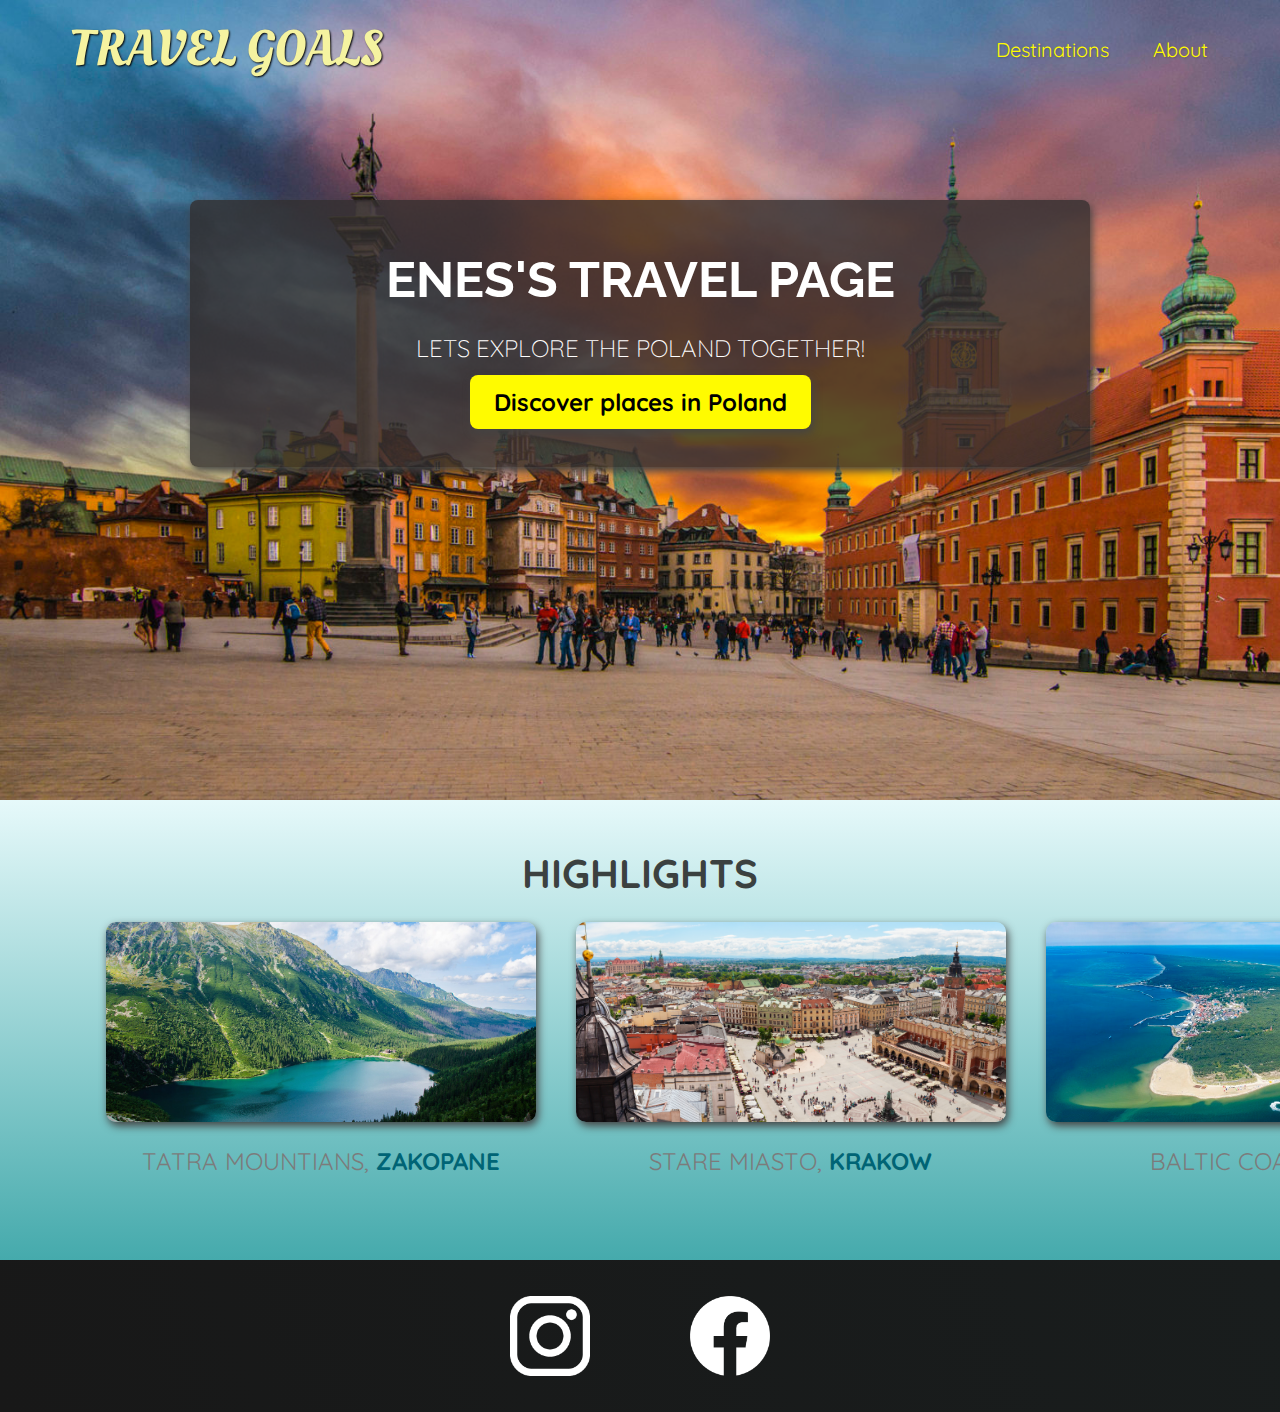
<file: index.html>
<!DOCTYPE html>
<html lang="en">
  <head>
    <meta charset="UTF-8" />
    <link rel="stylesheet" href="shared.css" />
    <link rel="stylesheet" href="styles.css" />
    <link
      href="https://fonts.googleapis.com/css2?family=Raleway:wght@700&family=Oleo+Script:wght@700&family=Quicksand:wght@300;500&display=swap"
      rel="stylesheet"
    />
    <title>Travel Goals</title>
  </head>
  <body>
    <header>
      <div id="page-logo">
        <a href="/index.html">Travel Goals</a>
      </div>

      <nav>
        <ul>
          <li><a href="places.html">Destinations</a></li>
          <li><a href="">About</a></li>
        </ul>
      </nav>
    </header>

    <main>
      <section id="hero">
        <div id="hero-content">
          <h1>Enes's Travel Page</h1>
          <p>Lets explore the Poland together!</p>
          <a href="places.html">Discover places in Poland</a>
        </div>
      </section>
      <section id="highlights">
        <h2>Highlights</h2>
        <ul id="destinations">
          <li class="destination">
            <img src="./images/places/zakopane.jpeg" alt="Zakopane Mountians" />
            <p>Tatra Mountians, <strong>Zakopane</strong></p>
          </li>
          <li class="destination">
            <img src="./images/places/krakow.jpeg" alt="Krakow Old Town" />
            <p>Stare Miasto, <strong>Krakow</strong></p>
          </li>
          <li class="destination">
            <img src="./images/places/hel.jpeg" alt="Hel Baltic Sea" />
            <p>Baltic Coast, <strong>Hel</strong></p>
          </li>
        </ul>
      </section>
    </main>

    <footer>
      <ul>
        <li>
          <a href="https://www.instagram.com">
            <img src="./images/icons/insta.png" alt="Instagram logo"
          /></a>
        </li>
        <li>
          <a href="https://www.facebook.com"
            ><img src="./images/icons/facebook.png" alt="Facebook logo"
          /></a>
        </li>
      </ul>
    </footer>
  </body>
</html>
</file>
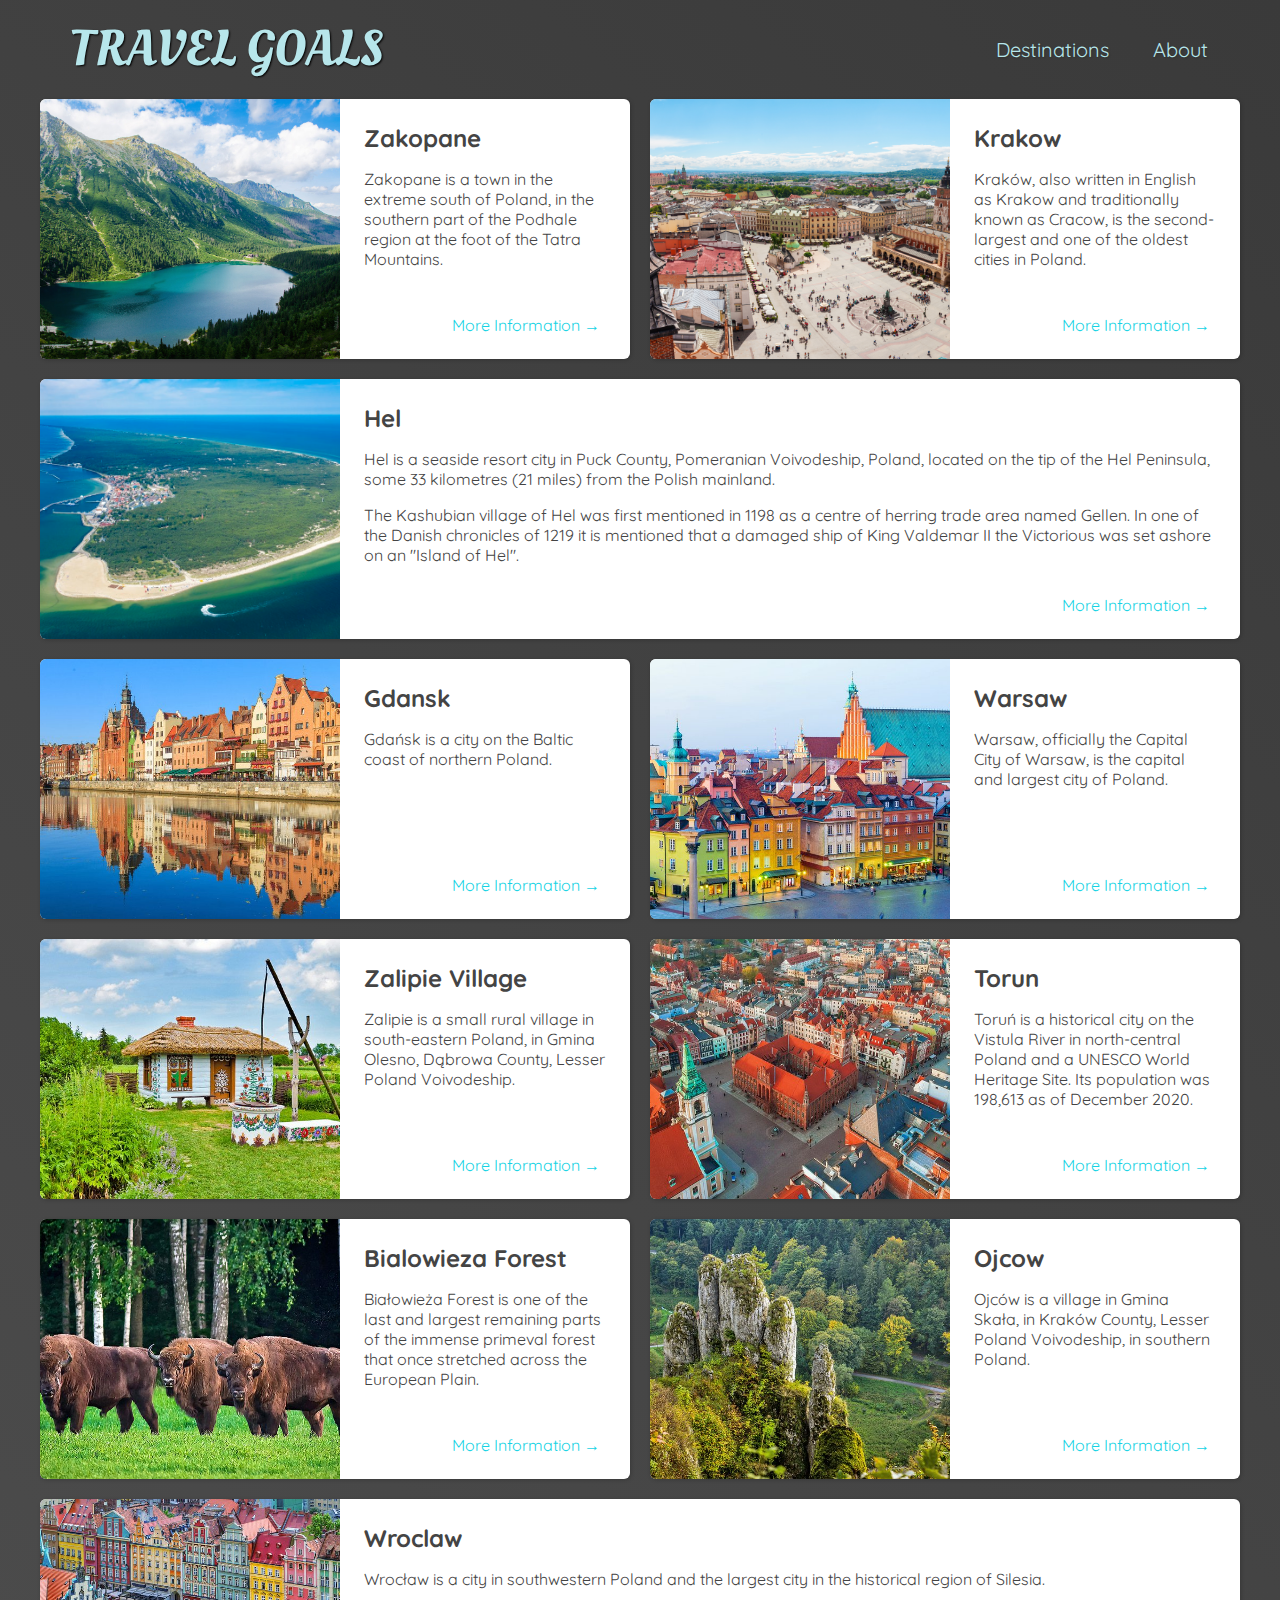
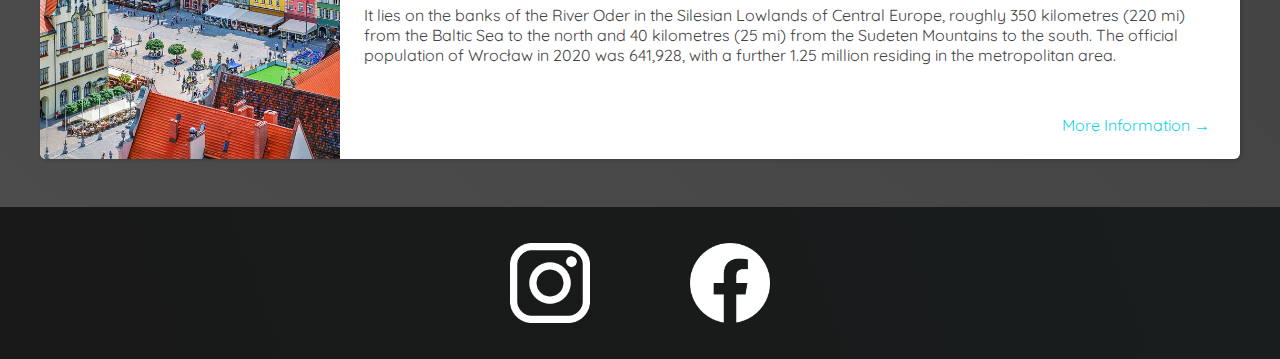
<file: places.html>
<!DOCTYPE html>
<head>
    <meta charset="UTF-8" />
    <link
      href="https://fonts.googleapis.com/css2?family=Raleway:wght@700&family=Oleo+Script:wght@700&family=Quicksand:wght@300;500&display=swap"
      rel="stylesheet"
    />
    <link rel="stylesheet" href="shared.css" />
    <link rel="stylesheet" href="places.css" />
    <title>Travel Goals</title>
  </head>
  <body>
    <header>
      <div id="page-logo">
        <a href="/index.html">Travel Goals</a>
      </div>
      <nav>
        <ul>
          <li><a href="places.html">Destinations</a></li>
          <li><a href="">About</a></li>
        </ul>
      </nav>
    </header>
    <main>
        <ul>
            <li>
                <img src="./images/places/zakopane.jpeg" alt="City of Zakopane">
                <div class="item-content">
                    <div>
                        <h2>Zakopane</h2>
                        <p>
                            Zakopane is a town in the extreme south of Poland, in the southern part of the Podhale region at the foot of the Tatra Mountains.
                        </p>

                    </div>
                    <div class="actions">
                        <a href="https://en.wikipedia.org/wiki/Zakopane">More Information &#x2192</a>
                    </div>
                </div>
            </li>
            <li>
                <img src="./images/places/krakow.jpeg" alt="City of Krakow">
                <div class="item-content">
                    <div>
                        <h2>Krakow</h2>
                        <p>
                            Kraków, also written in English as Krakow and traditionally known as Cracow, is the second-largest and one of the oldest cities in Poland. 
                        </p>

                    </div>
                    <div class="actions">
                        <a href="https://en.wikipedia.org/wiki/Krak%C3%B3w">More Information &#x2192</a>
                    </div>
                </div>
            </li>
            <li>
                <img src="./images/places/hel.jpeg" alt="City of Hel">
                <div class="item-content">
                    <div>
                        <h2>Hel</h2>
                        <p>
                            Hel is a seaside resort city in Puck County, Pomeranian Voivodeship, Poland, located on the tip of the Hel Peninsula, some 33 kilometres (21 miles) from the Polish mainland.
                        </p>
                        <p>
                            The Kashubian village of Hel was first mentioned in 1198 as a centre of herring trade area named Gellen. In one of the Danish chronicles of 1219 it is mentioned that a damaged ship of King Valdemar II the Victorious was set ashore on an "Island of Hel".
                        </p>

                    </div>
                    <div class="actions">
                        <a href="https://en.wikipedia.org/wiki/Hel,_Poland">More Information &#x2192</a>
                    </div>
                </div>
            </li>
            <li>
                <img src="./images/places/gdansk.jpeg" alt="City of Gdansk">
                <div class="item-content">
                    <div>
                        <h2>Gdansk</h2>
                        <p>
                            Gdańsk is a city on the Baltic coast of northern Poland. 
                        </p>

                    </div>
                    <div class="actions">
                        <a href="https://en.wikipedia.org/wiki/Gda%C5%84sk">More Information &#x2192</a>
                    </div>
                </div>
            </li>
            <li>
                <img src="./images/places/warsaw.jpeg" alt="City of Warsaw">
                <div class="item-content">
                    <div>
                        <h2>Warsaw</h2>
                        <p>
                            Warsaw, officially the Capital City of Warsaw, is the capital and largest city of Poland. 
                        </p>

                    </div>
                    <div class="actions">
                        <a href="https://en.wikipedia.org/wiki/warsaw">More Information &#x2192</a>
                    </div>
                </div>
            </li>
            <li>
                <img src="./images/places/zalipie-village.jpeg" alt="Zalipie Village">
                <div class="item-content">
                    <div>
                        <h2>Zalipie Village</h2>
                        <p>
                            Zalipie is a small rural village in south-eastern Poland, in Gmina Olesno, Dąbrowa County, Lesser Poland Voivodeship.
                        </p>

                    </div>
                    <div class="actions">
                        <a href="https://en.wikipedia.org/wiki/Zalipie,_Lesser_Poland_Voivodeship">More Information &#x2192</a>
                    </div>
                </div>
            </li>
            <li>
                <img src="./images/places/torun.jpeg" alt="City of Torun">
                <div class="item-content">
                    <div>
                        <h2>Torun</h2>
                        <p>
                            Toruń is a historical city on the Vistula River in north-central Poland and a UNESCO World Heritage Site. Its population was 198,613 as of December 2020.
                        </p>

                    </div>
                    <div class="actions">
                        <a href="https://en.wikipedia.org/wiki/Zakopane">More Information &#x2192</a>
                    </div>
                </div>
            </li>
            
            <li>
                <img src="./images/places/bialowieza-forest.jpeg" alt="Bialowieza Forest">
                <div class="item-content">
                    <div>
                        <h2>Bialowieza Forest</h2>
                        <p>
                            Białowieża Forest is one of the last and largest remaining parts of the immense primeval forest that once stretched across the European Plain.
                        </p>

                    </div>
                    <div class="actions">
                        <a href="https://en.wikipedia.org/wiki/Bia%C5%82owie%C5%BCa_Forest">More Information &#x2192</a>
                    </div>
                </div>
            </li>
            <li>
                <img src="./images/places/ojcow.jpeg" alt="Ojcow Village">
                <div class="item-content">
                    <div>
                        <h2>Ojcow</h2>
                        <p>
                            Ojców is a village in Gmina Skała, in Kraków County, Lesser Poland Voivodeship, in southern Poland.
                        </p>

                    </div>
                    <div class="actions">
                        <a href="https://en.wikipedia.org/wiki/Ojc%C3%B3w">More Information &#x2192</a>
                    </div>
                </div>
            </li>
            <li>
                <img src="./images/places/wroclaw.jpeg" alt="City of Wroclaw">
                <div class="item-content">
                    <div>
                        <h2>Wroclaw</h2>
                        <p>
                            Wrocław is a city in southwestern Poland and the largest city in the historical region of Silesia.
                        </p>
                        <p>
                            It lies on the banks of the River Oder in the Silesian Lowlands of Central Europe, roughly 350 kilometres (220 mi) from the Baltic Sea to the north and 40 kilometres (25 mi) from the Sudeten Mountains to the south. The official population of Wrocław in 2020 was 641,928, with a further 1.25 million residing in the metropolitan area.
                        </p>

                    </div>
                    <div class="actions">
                        <a href="https://en.wikipedia.org/wiki/Wroc%C5%82aw">More Information &#x2192</a>
                    </div>
                </div>
            </li>
        </ul>
    </main>
<footer>
      <ul>
        <li>
          <a href="https://www.instagram.com">
            <img src="./images/icons/insta.png" alt="Instagram logo"
          /></a>
        </li>
        <li>
          <a href="https://www.facebook.com"
            ><img src="./images/icons/facebook.png" alt="Facebook logo"
          /></a>
        </li>
      </ul>
    </footer>
  </body>
  </html>
</file>
<file: shared.css>
body {
  font-family: "Quicksand", sans-serif;
  margin: 0;
}

ul {
  list-style: none;
  margin: 0;
  padding: 0;
}

header {
  display: flex;
  justify-content: space-between;
  align-items: center;
  padding: 15px 60px;
  position: absolute;
  width: 100%;
  box-sizing: border-box;
}

header ul {
  display: flex;
}

header li {
  margin-left: 20px;
}

header a {
  color: rgb(255, 251, 0);
  text-decoration: none;
  font-size: 20px;
  padding: 12px;
  text-shadow: 1px 1px 2px rgba(0, 0, 0, 0.2);
  top: 0;
  left: 0;
  border-radius: 6px;
}

header nav a:hover {
  color: rgb(77, 77, 77);
  background-color: rgb(255, 251, 0);
}

#page-logo a {
  padding: 10px;
  font-family: "Oleo Script", sans-serif;
  color: rgb(245, 243, 160);
  font-size: 50px;
  text-decoration: none;
  text-transform: uppercase;
  text-shadow: 1px 1px 2px rgb(0, 0, 0);
}

footer {
  background: linear-gradient(70deg, rgb(24, 24, 24), rgb(25, 29, 29));
  padding: 36px 0;
}

footer ul {
  display: flex;
  justify-content: center;
}

footer li {
  height: 80px;
  width: 80px;
  margin: 0 50px;
}

footer img {
  height: 100%;
  width: 100%;
}
</file>
<file: styles.css>
#hero {
  height: 800px;
  background-image: url("images/places/Warsaw-Poland-Old-Town-Square-Desktop-3840x2400-1440x900.jpg");
  background-position: center;
  background-size: cover;
}

#hero-content{
    width: 900px;
    background-color: rgba(51, 47, 47, 0.8);
    box-shadow: 2px 4px 8px rgb(68, 67, 67);
    border-radius: 8px;
    text-align: center;
    padding: 50px 0;
    margin: 0 auto;
    position: relative;
    top: 200px;
}

#hero-content h1{
    color: white;
    text-transform: uppercase;
    font-size: 50px;
    font-family: "Raleway", sans-serif;
    margin: 0;
}

#hero-content p{
    color: white;
    text-transform: uppercase;
    font-size: 24px;
    font-weight: 300;
}

#hero-content a{
    text-decoration: none;
    background-color: rgb(255, 251, 0);
    padding: 12px 24px;
    color: black;
    font-size: 24px;
    font-weight: 700;
    border-radius: 8px;
    box-shadow: 2px 4px 8px rgb(68, 67, 67);
}

#hero-content a:hover{
    background-color: rgb(255, 238, 0);
}

#highlights{
    padding: 24px;
    background: linear-gradient(180deg, rgb(230, 249, 250), rgb(69, 170, 172));
}

#highlights h2{
    text-transform: uppercase;
    text-align: center;
    font-size: 40px;
    color: rgb(59, 65, 64);
    margin: 24px 0;
}

#destinations {
    display: flex;
    width: 90%;
    margin: auto;
    margin-bottom: 40px;
    justify-content: space-evenly;

}

.destination {
    margin: 0 20px;
    text-transform: uppercase;
}

.destination p{
    text-align: center;
    font-size: 24px;
    color: rgb(124, 123, 123);
    margin: 20px 0;
}

.destination img{
    height: 200px;
    width: 430px;
    box-shadow: 2px 4px 8px rgb(68, 67, 67);
    border-radius: 10px;
    object-fit: cover;
}

.destination strong{
    color: rgb(0, 100, 117);
}
</file>
<file: places.css>
body {
  background: linear-gradient(40deg, rgb(77, 77, 77), rgb(58, 58, 58));
  color: rgb(68, 68, 68);
}

#page-logo a{
    color: rgb(183, 230, 235);
}

header {
  position: static;
}

header a{
    color: rgb(183, 230, 235);
}

header nav a:hover{
    background-color: rgb(183, 230, 235);
    color: rgb(59, 59, 59);
}

main ul {
  width: 1200px;
  margin: 0 auto 48px auto;  
  display: grid;
  grid-template-columns: 1fr 1fr;
  gap: 20px 20px;
}

li:nth-of-type(3){
    grid-column: 1 / span 2;
}

li:nth-of-type(10){
    grid-column: 1 / span 2;
}

main li {
  display: flex;
  background-color: white;
  box-shadow: 1px 1px 4px rgba(0, 0, 0, 0.2);
  border-radius: 6px;
  overflow: hidden;
}

main li img {
  height: 260px;
  width: 300px;
  object-fit: cover;
}

.item-content {
  padding: 24px;
  display: flex;
  flex-direction: column;
  justify-content: space-between;
}

.item-content h2{
    margin: 0;
}

.actions {
  text-align: right;
}

.actions a {
  text-decoration: none;
  padding: 6px;
  color: rgb(22, 211, 228);
  border-radius: 5px;
}

.actions a:hover {
  background-color: rgb(235, 253, 255);
}
</file>
